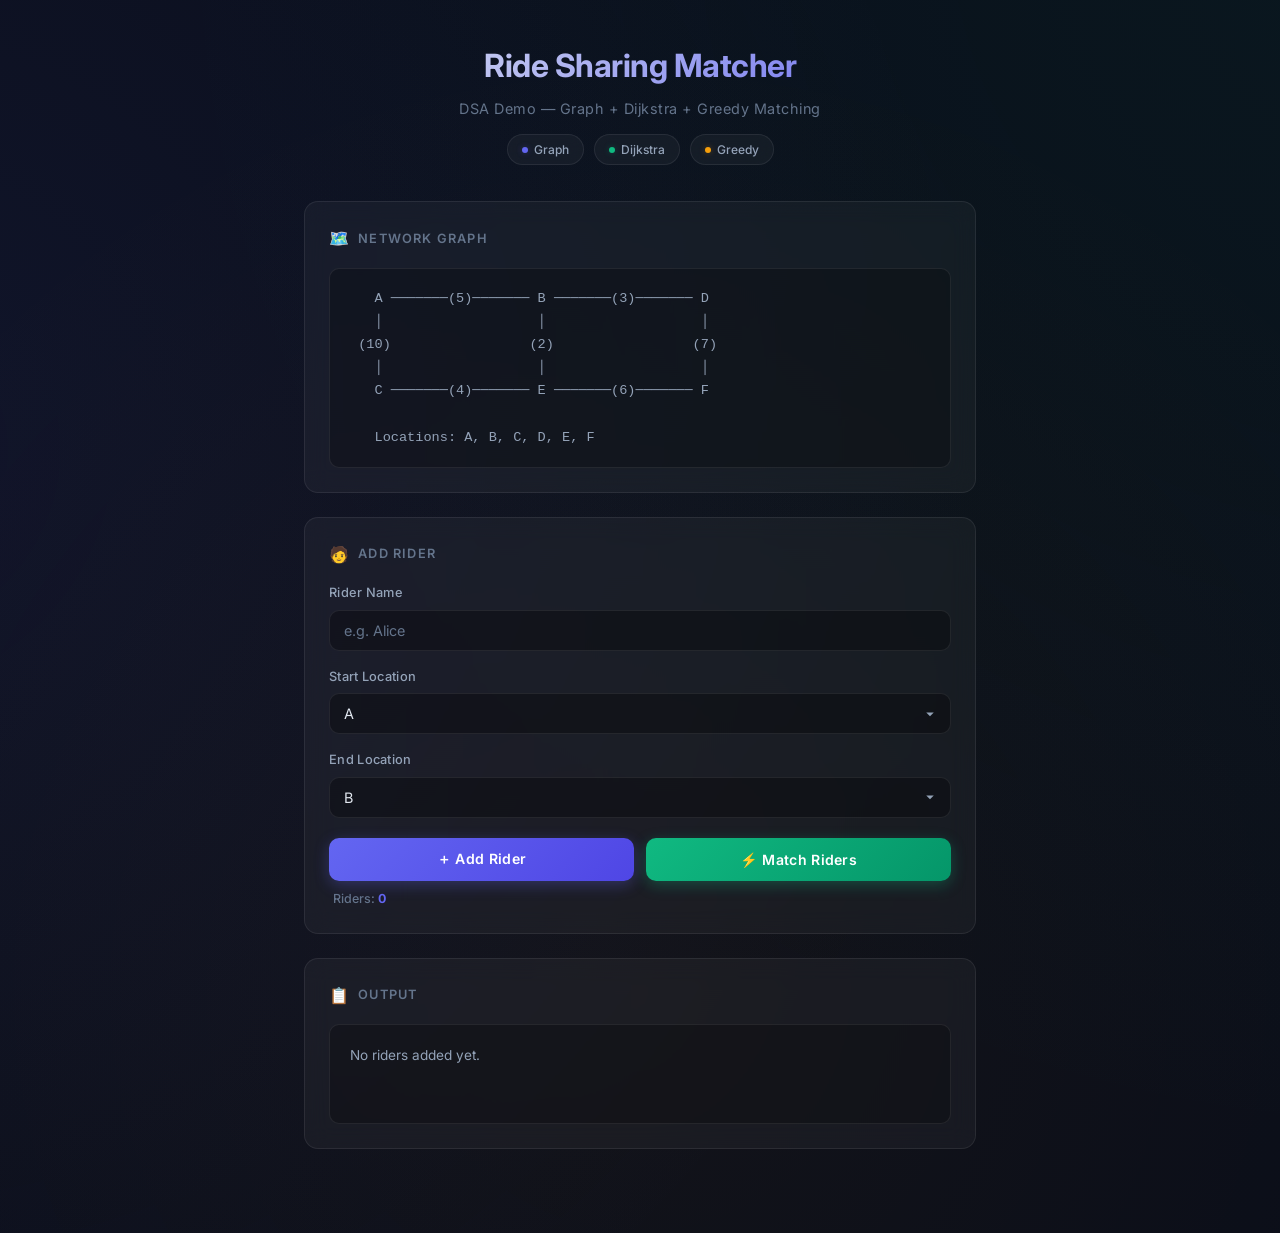
<file: index.html>
<!DOCTYPE html>
<html lang="en">
<head>
    <meta charset="UTF-8">
    <meta name="viewport" content="width=device-width, initial-scale=1.0">
    <title>Ride Sharing Matcher</title>
    <meta name="description" content="DSA Demo: Graph, Dijkstra Shortest Path, and Greedy Matching for Ride Sharing">
    <link rel="stylesheet" href="static/style.css">
</head>
<body>

<div class="container">

    <!-- Header -->
    <div class="header">
        <h1>Ride Sharing Matcher</h1>
        <p>DSA Demo &mdash; Graph + Dijkstra + Greedy Matching</p>
        <div class="badge-row">
            <span class="badge"><span class="dot dot-purple"></span> Graph</span>
            <span class="badge"><span class="dot dot-green"></span> Dijkstra</span>
            <span class="badge"><span class="dot dot-amber"></span> Greedy</span>
        </div>
    </div>

    <!-- Graph Card -->
    <div class="card">
        <div class="card-title"><span class="icon">🗺️</span> Network Graph</div>
        <pre id="graph-info">
   A ───────(5)─────── B ───────(3)─────── D
   │                   │                   │
 (10)                 (2)                 (7)
   │                   │                   │
   C ───────(4)─────── E ───────(6)─────── F

   Locations: A, B, C, D, E, F</pre>
    </div>

    <!-- Form Card -->
    <div class="card">
        <div class="card-title"><span class="icon">🧑</span> Add Rider</div>

        <div class="form-group">
            <label for="rider-name">Rider Name</label>
            <input type="text" id="rider-name" placeholder="e.g. Alice">
        </div>

        <div class="form-group">
            <label for="start-loc">Start Location</label>
            <select id="start-loc">
                <option value="A">A</option>
                <option value="B">B</option>
                <option value="C">C</option>
                <option value="D">D</option>
                <option value="E">E</option>
                <option value="F">F</option>
            </select>
        </div>

        <div class="form-group">
            <label for="end-loc">End Location</label>
            <select id="end-loc">
                <option value="A">A</option>
                <option value="B" selected>B</option>
                <option value="C">C</option>
                <option value="D">D</option>
                <option value="E">E</option>
                <option value="F">F</option>
            </select>
        </div>

        <div class="btn-row">
            <button class="btn btn-primary" id="btn-add" onclick="addRider()">＋ Add Rider</button>
            <button class="btn btn-secondary" id="btn-match" onclick="matchRiders()">⚡ Match Riders</button>
        </div>

        <div class="status-bar">
            <span class="rider-count">Riders: <span id="rider-count-num">0</span></span>
        </div>
    </div>

    <!-- Output Card -->
    <div class="card">
        <div class="card-title"><span class="icon">📋</span> Output</div>
        <pre id="output">No riders added yet.</pre>
    </div>

</div>

<!-- Toast container -->
<div class="toast" id="toast"></div>

<script src="static/script.js"></script>
</body>
</html>
</file>
<file: static/style.css>
/* ============================================
   Ride Sharing Matcher - Premium UI
   Dark Glassmorphic Theme
   ============================================ */

/* ---------- Google Font ---------- */
@import url('https://fonts.googleapis.com/css2?family=Inter:wght@300;400;500;600;700&display=swap');

/* ---------- CSS Variables ---------- */
:root {
    --bg-primary: #0a0e1a;
    --bg-secondary: #111827;
    --glass: rgba(255, 255, 255, 0.04);
    --glass-border: rgba(255, 255, 255, 0.08);
    --glass-hover: rgba(255, 255, 255, 0.07);
    --text-primary: #e2e8f0;
    --text-secondary: #94a3b8;
    --text-muted: #64748b;
    --accent: #6366f1;
    --accent-hover: #818cf8;
    --accent-glow: rgba(99, 102, 241, 0.3);
    --green: #10b981;
    --green-glow: rgba(16, 185, 129, 0.3);
    --amber: #f59e0b;
    --border-radius: 14px;
    --transition: 0.3s cubic-bezier(0.4, 0, 0.2, 1);
}

/* ---------- Reset & Base ---------- */
*, *::before, *::after {
    margin: 0;
    padding: 0;
    box-sizing: border-box;
}

body {
    font-family: 'Inter', Arial, sans-serif;
    background: var(--bg-primary);
    color: var(--text-primary);
    min-height: 100vh;
    line-height: 1.6;
    overflow-x: hidden;
}

/* Animated background gradient */
body::before {
    content: '';
    position: fixed;
    top: -50%;
    left: -50%;
    width: 200%;
    height: 200%;
    background: radial-gradient(circle at 20% 50%, rgba(99, 102, 241, 0.08) 0%, transparent 50%),
                radial-gradient(circle at 80% 20%, rgba(16, 185, 129, 0.06) 0%, transparent 50%),
                radial-gradient(circle at 50% 80%, rgba(245, 158, 11, 0.04) 0%, transparent 50%);
    animation: bgShift 20s ease-in-out infinite alternate;
    z-index: 0;
    pointer-events: none;
}

@keyframes bgShift {
    0%   { transform: translate(0, 0) rotate(0deg); }
    100% { transform: translate(-30px, -20px) rotate(3deg); }
}

/* ---------- Main Container ---------- */
.container {
    position: relative;
    z-index: 1;
    max-width: 720px;
    margin: 0 auto;
    padding: 40px 24px 60px;
}

/* ---------- Header ---------- */
.header {
    text-align: center;
    margin-bottom: 36px;
    animation: fadeSlideDown 0.6s ease-out;
}

.header h1 {
    font-size: 2rem;
    font-weight: 700;
    letter-spacing: -0.5px;
    background: linear-gradient(135deg, #e2e8f0, #6366f1, #10b981);
    background-size: 200% 200%;
    -webkit-background-clip: text;
    -webkit-text-fill-color: transparent;
    background-clip: text;
    animation: gradientText 6s ease infinite;
}

.header p {
    color: var(--text-muted);
    font-size: 0.9rem;
    font-weight: 400;
    margin-top: 6px;
    letter-spacing: 0.5px;
}

.badge-row {
    display: flex;
    justify-content: center;
    gap: 10px;
    margin-top: 14px;
    flex-wrap: wrap;
}

.badge {
    display: inline-flex;
    align-items: center;
    gap: 6px;
    padding: 5px 14px;
    border-radius: 20px;
    font-size: 0.75rem;
    font-weight: 500;
    background: var(--glass);
    border: 1px solid var(--glass-border);
    color: var(--text-secondary);
    backdrop-filter: blur(8px);
    transition: var(--transition);
}

.badge:hover {
    background: var(--glass-hover);
    transform: translateY(-1px);
}

.badge .dot {
    width: 6px;
    height: 6px;
    border-radius: 50%;
    display: inline-block;
}

.dot-purple { background: var(--accent); box-shadow: 0 0 6px var(--accent-glow); }
.dot-green  { background: var(--green);  box-shadow: 0 0 6px var(--green-glow); }
.dot-amber  { background: var(--amber);  box-shadow: 0 0 6px rgba(245,158,11,0.3); }

@keyframes gradientText {
    0%, 100% { background-position: 0% 50%; }
    50%      { background-position: 100% 50%; }
}

/* ---------- Glass Card ---------- */
.card {
    background: var(--glass);
    border: 1px solid var(--glass-border);
    border-radius: var(--border-radius);
    backdrop-filter: blur(12px);
    padding: 24px;
    margin-bottom: 24px;
    transition: var(--transition);
    animation: fadeSlideUp 0.5s ease-out both;
}

.card:nth-child(2) { animation-delay: 0.1s; }
.card:nth-child(3) { animation-delay: 0.2s; }
.card:nth-child(4) { animation-delay: 0.3s; }

.card:hover {
    border-color: rgba(255, 255, 255, 0.12);
    background: var(--glass-hover);
}

.card-title {
    font-size: 0.8rem;
    font-weight: 600;
    text-transform: uppercase;
    letter-spacing: 1.2px;
    color: var(--text-muted);
    margin-bottom: 16px;
    display: flex;
    align-items: center;
    gap: 8px;
}

.card-title .icon {
    font-size: 1rem;
}

/* ---------- Graph Diagram ---------- */
#graph-info {
    font-family: 'Consolas', 'Monaco', 'Courier New', monospace;
    font-size: 0.85rem;
    color: var(--text-secondary);
    line-height: 1.7;
    background: rgba(0, 0, 0, 0.25);
    border: 1px solid var(--glass-border);
    border-radius: 10px;
    padding: 18px 20px;
    margin: 0;
    white-space: pre;
    overflow-x: auto;
}

/* ---------- Form ---------- */
.form-group {
    margin-bottom: 16px;
}

.form-group label {
    display: block;
    font-size: 0.8rem;
    font-weight: 500;
    color: var(--text-secondary);
    margin-bottom: 6px;
    letter-spacing: 0.3px;
}

.form-group input,
.form-group select {
    width: 100%;
    padding: 11px 14px;
    background: rgba(0, 0, 0, 0.3);
    border: 1px solid var(--glass-border);
    border-radius: 10px;
    color: var(--text-primary);
    font-family: 'Inter', Arial, sans-serif;
    font-size: 0.9rem;
    outline: none;
    transition: var(--transition);
    appearance: none;
    -webkit-appearance: none;
}

.form-group input::placeholder {
    color: var(--text-muted);
}

.form-group input:focus,
.form-group select:focus {
    border-color: var(--accent);
    box-shadow: 0 0 0 3px var(--accent-glow);
}

.form-group select {
    cursor: pointer;
    background-image: url("data:image/svg+xml,%3Csvg xmlns='http://www.w3.org/2000/svg' width='12' height='12' fill='%2394a3b8' viewBox='0 0 16 16'%3E%3Cpath d='M8 11L3 6h10l-5 5z'/%3E%3C/svg%3E");
    background-repeat: no-repeat;
    background-position: right 14px center;
    padding-right: 36px;
}

.form-group select option {
    background: var(--bg-secondary);
    color: var(--text-primary);
}

/* ---------- Buttons ---------- */
.btn-row {
    display: flex;
    gap: 12px;
    margin-top: 20px;
}

.btn {
    flex: 1;
    padding: 12px 20px;
    border: none;
    border-radius: 10px;
    font-family: 'Inter', Arial, sans-serif;
    font-size: 0.88rem;
    font-weight: 600;
    cursor: pointer;
    transition: var(--transition);
    position: relative;
    overflow: hidden;
    letter-spacing: 0.3px;
}

/* Shimmer effect on hover */
.btn::after {
    content: '';
    position: absolute;
    top: 0;
    left: -100%;
    width: 100%;
    height: 100%;
    background: linear-gradient(90deg, transparent, rgba(255,255,255,0.1), transparent);
    transition: 0.5s;
}

.btn:hover::after {
    left: 100%;
}

.btn-primary {
    background: linear-gradient(135deg, var(--accent), #4f46e5);
    color: #fff;
    box-shadow: 0 4px 15px var(--accent-glow);
}

.btn-primary:hover {
    transform: translateY(-2px);
    box-shadow: 0 6px 25px var(--accent-glow);
}

.btn-primary:active {
    transform: translateY(0);
}

.btn-secondary {
    background: linear-gradient(135deg, var(--green), #059669);
    color: #fff;
    box-shadow: 0 4px 15px var(--green-glow);
}

.btn-secondary:hover {
    transform: translateY(-2px);
    box-shadow: 0 6px 25px var(--green-glow);
}

.btn-secondary:active {
    transform: translateY(0);
}

/* Pulse animation for match button */
.btn-secondary.pulse {
    animation: pulse 0.6s ease;
}

@keyframes pulse {
    0%   { box-shadow: 0 0 0 0 var(--green-glow); }
    70%  { box-shadow: 0 0 0 12px rgba(16, 185, 129, 0); }
    100% { box-shadow: 0 4px 15px var(--green-glow); }
}

/* ---------- Output ---------- */
#output {
    font-family: 'Inter', monospace;
    font-size: 0.85rem;
    color: var(--text-secondary);
    line-height: 1.8;
    background: rgba(0, 0, 0, 0.25);
    border: 1px solid var(--glass-border);
    border-radius: 10px;
    padding: 18px 20px;
    margin: 0;
    min-height: 100px;
    white-space: pre-wrap;
    transition: var(--transition);
}

#output.highlight {
    border-color: var(--accent);
    box-shadow: 0 0 20px var(--accent-glow);
}

/* ---------- Status Bar ---------- */
.status-bar {
    display: flex;
    justify-content: space-between;
    align-items: center;
    margin-top: 8px;
    padding: 0 4px;
}

.rider-count {
    font-size: 0.78rem;
    color: var(--text-muted);
    font-weight: 500;
}

.rider-count span {
    color: var(--accent);
    font-weight: 700;
}

/* ---------- Toast Notification ---------- */
.toast {
    position: fixed;
    bottom: 30px;
    right: 30px;
    padding: 14px 24px;
    background: var(--bg-secondary);
    border: 1px solid var(--glass-border);
    border-radius: 12px;
    color: var(--text-primary);
    font-size: 0.85rem;
    font-weight: 500;
    box-shadow: 0 8px 30px rgba(0, 0, 0, 0.4);
    backdrop-filter: blur(12px);
    z-index: 1000;
    transform: translateY(100px);
    opacity: 0;
    transition: all 0.4s cubic-bezier(0.34, 1.56, 0.64, 1);
    pointer-events: none;
}

.toast.show {
    transform: translateY(0);
    opacity: 1;
}

.toast.success { border-left: 3px solid var(--green); }
.toast.error   { border-left: 3px solid #ef4444; }
.toast.info    { border-left: 3px solid var(--accent); }

/* ---------- Animations ---------- */
@keyframes fadeSlideUp {
    from {
        opacity: 0;
        transform: translateY(20px);
    }
    to {
        opacity: 1;
        transform: translateY(0);
    }
}

@keyframes fadeSlideDown {
    from {
        opacity: 0;
        transform: translateY(-15px);
    }
    to {
        opacity: 1;
        transform: translateY(0);
    }
}

/* Typing cursor blink for output */
@keyframes blink {
    0%, 100% { opacity: 1; }
    50%      { opacity: 0; }
}

/* ---------- Scrollbar ---------- */
::-webkit-scrollbar {
    width: 6px;
    height: 6px;
}

::-webkit-scrollbar-track {
    background: transparent;
}

::-webkit-scrollbar-thumb {
    background: rgba(255, 255, 255, 0.1);
    border-radius: 3px;
}

::-webkit-scrollbar-thumb:hover {
    background: rgba(255, 255, 255, 0.2);
}

/* ---------- Responsive ---------- */
@media (max-width: 520px) {
    .container {
        padding: 24px 16px 40px;
    }

    .header h1 {
        font-size: 1.6rem;
    }

    .btn-row {
        flex-direction: column;
    }

    .badge-row {
        gap: 6px;
    }
}
</file>
